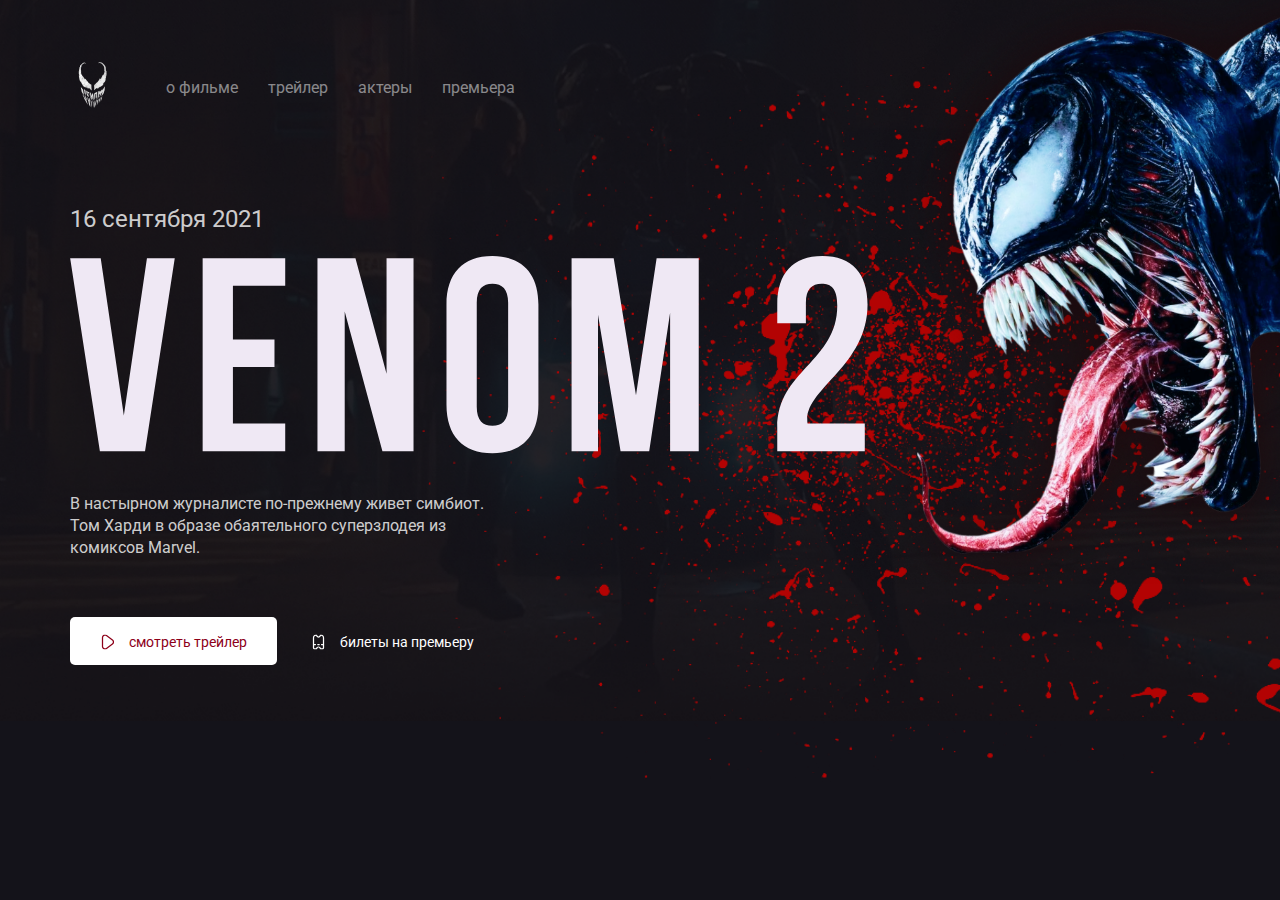
<file: index.html>
<!DOCTYPE html>
<html lang="ru">
<head>
  <meta charset="UTF-8">
  <meta http-equiv="X-UA-Compatible" content="IE=edge">
  <meta name="viewport" content="width=device-width, initial-scale=1.0">
  <title>Главная - Venom 2</title>
  <link rel="preconnect" href="https://fonts.gstatic.com">
  <link href="https://fonts.googleapis.com/css2?family=Roboto&display=swap" rel="stylesheet">
  <link rel="stylesheet" href="css/normalize.css">
  <link rel="stylesheet" href="css/style.css">
</head>
<body class="blood">
  <div class="container">
    <header class="header">
      <a href="/" class="logo-link">
        <img width="46px" height="71px" src="img/logo.png" alt="logo" class="logo-image">
      </a>
      <nav class="nav">
        <button class="menu-button" id="menu-btn">
          <span class="menu-button-text">меню</span>
          <img src="img/menu.svg" alt="icon: burger-menu" class="menu-button-icon">
        </button>
        <ul class="nav-menu">
          <li class="nav-menu-item">
            <a href="about.html" class="nav-menu-link">о фильме</a>
          </li>
          <li class="nav-menu-item">
            <a href="trailer.html" class="nav-menu-link">трейлер</a>
          </li>
          <li class="nav-menu-item">
            <a href="actors.html" class="nav-menu-link">актеры</a>
          </li>
          <li class="nav-menu-item">
            <a href="premier.html" class="nav-menu-link">премьера</a>
          </li>
        </ul>
      </nav>
    </header>
    <div class="film">
      <div class="film-text">
        <span class="film-date">16 сентября 2021</span>
        <img src="img/venom-2.svg" alt="image: logo" class="film-logo">
        <p class="film-description">В настырном журналисте по-прежнему живет симбиот. Том Харди в образе обаятельного суперзлодея из комиксов Marvel.</p>
      </div>
      <!-- /.film-description -->
      <div class="button-group">
        <button class="button button-primary">
          <img width="15" src="img/play.svg" alt="icon: play" class="button-icon">
          <span class="button-text">смотреть трейлер</span>
        </button>
        <a href="trailer.html" class="button button-link">
          <img width="15" src="img/ticket.svg" alt="icon: ticket" class="button-icon">
          <span class="button-text">билеты на премьеру</span>
        </a>
      </div>
      <!-- /.button-group -->
    </div>
    <!-- /.film -->
  </div>
  <!-- /.container -->
  <img src="img/venom.png" alt="image:venom" class="venom">
  <div class="menu-popup" id="menu-pop">
    <ul class="menu-popup-list">
      <li class="menu-popup-list-item"><a href="about.html" class="menu-popup-list-link">о фильме</a></li>
      <li class="menu-popup-list-item"><a href="#" class="menu-popup-list-link">трейлер</a></li>
      <li class="menu-popup-list-item"><a href="#" class="menu-popup-list-link">актеры</a></li>
      <li class="menu-popup-list-item"><a href="#" class="menu-popup-list-link">премьера</a></li>
    </ul>
    <button class="menu-popup-hidden" id="menu-popup-hidden">
      <span class="menu-popup-hidden-text">закрыть</span>
      <img src="img/close-icon.svg" alt="icon: close" class="menu-popup-hidden-close-icon">
    </button>
  </div>
</body>

  <script>
    document.getElementById('menu-btn').onclick = function () {
      document.getElementById('menu-pop').classList.add('menu-popup_active');
    }
    document.getElementById('menu-popup-hidden').onclick = function () {
        document.getElementById('menu-pop').classList.remove('menu-popup_active');
      }
  </script>
</html>
</file>
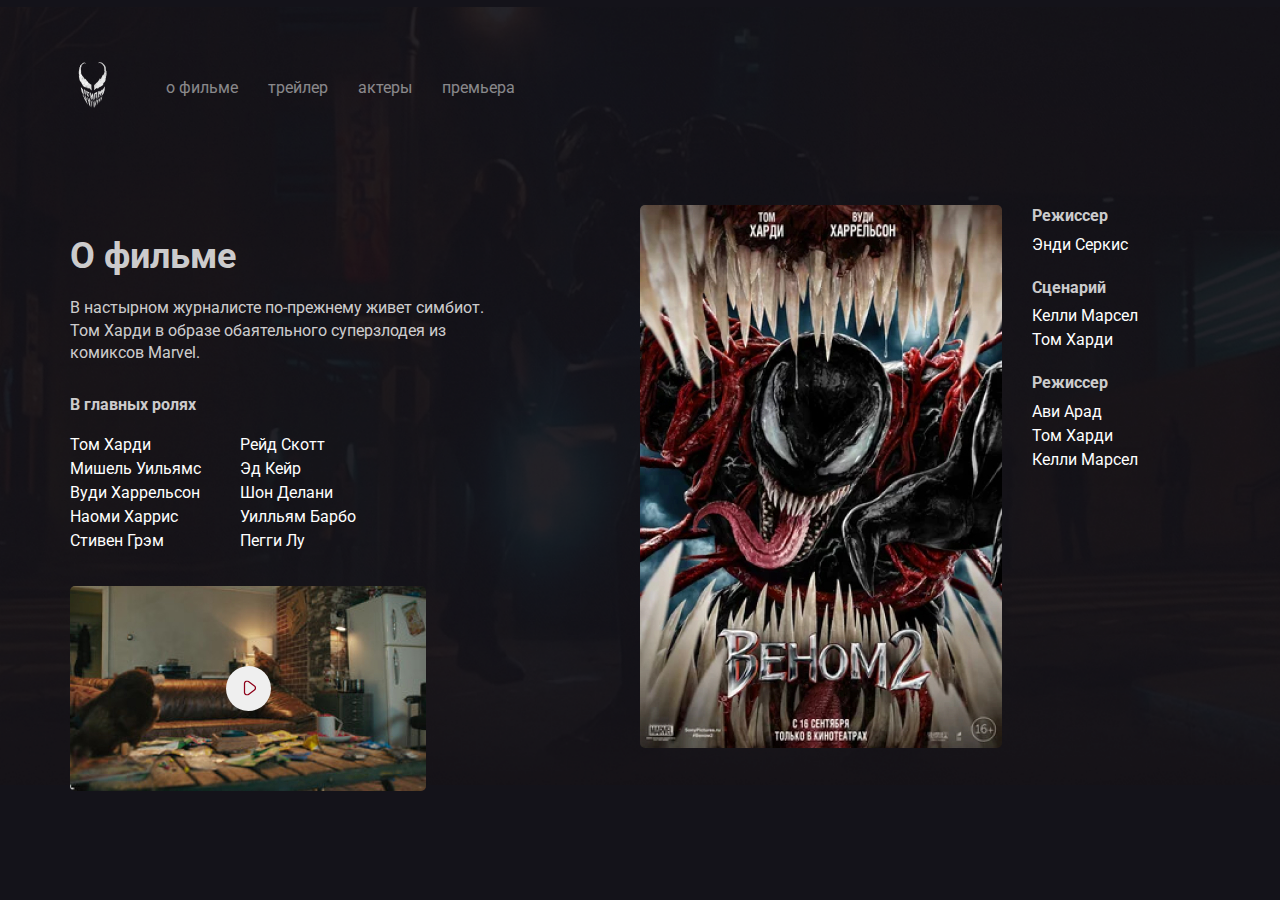
<file: about.html>
<!DOCTYPE html>
<html lang="ru">
<head>
  <meta charset="UTF-8">
  <meta http-equiv="X-UA-Compatible" content="IE=edge">
  <meta name="viewport" content="width=device-width, initial-scale=1.0">
  <title>О фильме - Venom 2</title>
  <link rel="preconnect" href="https://fonts.gstatic.com">
  <link href="https://fonts.googleapis.com/css2?family=Roboto&display=swap" rel="stylesheet">
  <link rel="stylesheet" href="css/normalize.css">
  <link rel="stylesheet" href="css/style.css">
</head>
<body class="primary-bg">
  <div class="container">
    <header class="header">
      <a href="/" class="logo-link">
        <img width="46px" height="71px" src="img/logo.png" alt="logo" class="logo-image">
      </a>
      <nav class="nav">
        <button class="menu-button" id="menu-btn">
          <span class="menu-button-text">меню</span>
          <img src="img/menu.svg" alt="icon: burger-menu" class="menu-button-icon">
        </button>
        <ul class="nav-menu">
          <li class="nav-menu-item">
            <a href="about.html" class="nav-menu-link">о фильме</a>
          </li>
          <li class="nav-menu-item">
            <a href="trailer.html" class="nav-menu-link">трейлер</a>
          </li>
          <li class="nav-menu-item">
            <a href="actors.html" class="nav-menu-link">актеры</a>
          </li>
          <li class="nav-menu-item">
            <a href="premier.html" class="nav-menu-link">премьера</a>
          </li>
        </ul>
      </nav>
    </header>
    <div class="content">
      <div class="col">
        <h2 class="content-title">О фильме</h2>
        <p class="content-text">В настырном журналисте по-прежнему живет симбиот. Том Харди в образе обаятельного суперзлодея из комиксов Marvel.</p>
        <h3 class="content-subtitle">В главных ролях</h3>
        <ul class="list column-2">
          <li class="list-item">Том Харди</li>
          <li class="list-item">Мишель Уильямс</li>
          <li class="list-item">Вуди Харрельсон</li>
          <li class="list-item">Наоми Харрис</li>
          <li class="list-item">Стивен Грэм</li>
          <li class="list-item">Рейд Скотт</li>
          <li class="list-item">Эд Кейр</li>
          <li class="list-item">Шон Делани</li>
          <li class="list-item">Уилльям Барбо</li>
          <li class="list-item">Пегги Лу</li>
        </ul>
        <div class="trailer">
          <button class="play">
            <img src="img/play.svg" alt="icon: play" class="play-icon">
          </button>
        </div>
        <!-- /.trailer -->
      </div>
      <!-- /.col -->
      <div class="col">
        <div class="poster-wrapper">
          <img src="img/poster.jpg" alt="photo: poster" class="poster">
          <div class="creators">
            <h3 class="content-subtitle">Режиссер</h3>
            <ul class="list">
              <li class="list-item">Энди Серкис</li>
            </ul>
            <h3 class="content-subtitle">Сценарий</h3>
            <ul class="list">
              <li class="list-item">Келли Марсел</li>
              <li class="list-item">Том Харди</li>
            </ul>
            <h3 class="content-subtitle">Режиссер</h3>
            <ul class="list">
              <li class="list-item">Ави Арад</li>
              <li class="list-item">Том Харди</li>
              <li class="list-item">Келли Марсел</li>
            </ul>
          </div>
        </div>
        <!-- /.poster-wrapper -->
      </div>
      <!-- /.col -->
    </div>
    <!-- /.content -->
  </div>
  <!-- /.container -->
  <div class="menu-popup" id="menu-pop">
    <ul class="menu-popup-list">
      <li class="menu-popup-list-item"><a href="about.html" class="menu-popup-list-link">о фильме</a></li>
      <li class="menu-popup-list-item"><a href="#" class="menu-popup-list-link">трейлер</a></li>
      <li class="menu-popup-list-item"><a href="#" class="menu-popup-list-link">актеры</a></li>
      <li class="menu-popup-list-item"><a href="#" class="menu-popup-list-link">премьера</a></li>
    </ul>
    <button class="menu-popup-hidden" id="menu-popup-hidden">
      <span class="menu-popup-hidden-text">закрыть</span>
      <img src="img/close-icon.svg" alt="icon: close" class="menu-popup-hidden-close-icon">
    </button>
  </div>
</body>

<script>
    document.getElementById('menu-btn').onclick = function () {
      document.getElementById('menu-pop').classList.add('menu-popup_active');
    }
    document.getElementById('menu-popup-hidden').onclick = function () {
        document.getElementById('menu-pop').classList.remove('menu-popup_active');
      }
  </script>
</html>
</file>
<file: css/style.css>
body {
  background-color: #14131a;
  color: #fff;
  font-family: "Roboto", sans-serif;
}
.container {
  max-width: 1140px;
  width: 90%;
  margin: auto;
}

.img {
  max-width: 100%;
}

.venom {
  position: absolute;
  top: 0;
  right: 0;
  max-width: 728px;
  width: 40%;
}

.header {
  display: flex;
  align-items: center;
  padding-top: 50px;
  margin-bottom: 80px;
}

.logo-link {
  display: inline-block;
  margin-right: 50px;
}

.nav-menu {
  margin: 0;
  padding: 0;
  list-style-type: none;
  display: flex;
}

.nav-menu-item {
  margin-right: 30px;
}

.nav-menu-link {
  text-decoration: none;
  color: rgba(255, 255, 255, 0.5);
}

.film-date {
  display: block;
  font-size: 24px;
  line-height: 28px;
  color: rgba(255, 255, 255, 0.8);
  margin-bottom: 2%;
}

.film-logo {
  max-width: 70%;
}

.film-description {
  font-size: 16;
  line-height: 140%;
  color: rgba(255, 255, 255, 0.8);
  max-width: 423px;
  margin-top: 3%;
}

.button-group {
  margin-top: 5%;
}

.button {
  padding: 15px 30px;
  border: none;
  border-radius: 5px;
  text-decoration: none;
  cursor: pointer;
}

.button-text,
.button-icon {
  display: inline-block;
  vertical-align: middle;
}

.button-text {
  font-size: 14px;
  line-height: 16px;
  margin-left: 10px;
}

.button-primary {
  color: #8d0019;
  background-color: #fff;
}

.button-link {
  color: #fff;
}

.blood {
  background: url(../img/blood.png) no-repeat top right / 70%,
    #14131a url(../img/background.png) no-repeat center center / 100%;
}

.primary-bg {
  background: #14131a url(../img/background.png) no-repeat center center / 100%;
}

.content {
  display: flex;
}

.col {
  flex-basis: 50%;
}

.content-title {
  font-size: 36px;
  line-height: 42px;
  color: rgba(255, 255, 255, 0.8);
  margin-bottom: 20px;
}

.content-subtitle {
  font-size: 16px;
  line-height: 140%;
  color: rgba(255, 255, 255, 0.8);
  margin-bottom: 5px;
  margin-top: 0;
}

.content-text {
  font-size: 16px;
  line-height: 140%;
  color: rgba(255, 255, 255, 0.8);
  max-width: 423px;
  margin-bottom: 30px;
}

.content .list {
  list-style: none;
  padding: 0;
}

.list-item {
  line-height: 1.5;
}

.column-2 {
  column-count: 2;
  column-gap: 20px;
  max-width: 320px;
}

.content .trailer {
  width: 356px;
  height: 205px;
  background: url(../img/trailer-cover.jpg) no-repeat center / contain;
  border-radius: 5px;
  display: flex;
  justify-content: center;
  align-items: center;
  margin-top: 33px;
}

.trailer .play {
  width: 45px;
  height: 45px;
  border-radius: 50%;
  border: none;
  cursor: pointer;
}

.trailer .play-icon {
  transform: translate(1px, 2px);
}

.poster-wrapper {
  display: flex;
  align-items: start;
}

.poster {
  width: 362px;
  height: 543px;
  margin-right: 30px;
  border-radius: 5px;
}

.poster-wrapper .content-title {
  margin-bottom: 5px;
}

.poster-wrapper .list {
  margin: 0;
  margin-bottom: 20px;
}

.menu-button {
  display: none;
}

.menu-popup {
  display: none;
}

.menu-popup_active {
  display: flex;
  justify-content: center;
  align-items: center;
  position: fixed;
  top: 0;
  width: 100%;
  height: 100%;
  background-color: #fff;
  color: #14131a;
}

.menu-popup-hidden {
  position: absolute;
  display: flex;
  justify-content: center;
  align-items: center;
  top: 10%;
  right: 1%;
  border: none;
  background-color: #fff;
  cursor: pointer;
}

.menu-popup-hidden-text {
  margin-right: 15%;
  font-size: 14px;
  line-height: 16px;
}

.menu-popup-list {
  font-size: 14px;
  line-height: 16px;
  color: #14131a;
  list-style-type: none;
}

.menu-popup-list li {
  margin-bottom: 15px;
}

.menu-popup-list-link {
  text-decoration: none;
  color: #14131a;
}

@media (max-width: 1024px) {
  .content {
    flex-direction: column;
    margin-bottom: 5%;
  }
  .col {
    margin-bottom: 5%;
  }
}

@media (max-width: 768px) {
  .blood {
    background: #14131a;
  }
  .venom {
    top: 20%;
  }
  .header {
    margin-bottom: 4%;
  }
  .film {
    margin-top: 20%;
  }
}

@media (max-width: 576px) {
  .nav {
    margin-left: auto;
  }
  .nav-menu {
    display: none;
  }
  .menu-button {
    display: flex;
    align-items: center;
    justify-content: center;
    padding: 10px;
    border: none;
    background-color: #14131a;
    cursor: pointer;
    color: #fff;
  }
  .menu-button-text {
    margin-right: 10px;
  }
  .button-group {
    display: flex;
    justify-content: center;
    align-items: center;
    flex-direction: column;
  }
  .film-text {
    text-align: center;
  }
  .poster-wrapper {
    flex-direction: column;
  }
  .poster {
    margin-bottom: 4%;
    margin-right: 0px;
  }
  .menu-popup {
    text-align: center;
  }
  .film-logo {
    max-width: 60%;
  }
  .film-description {
    margin: 8% auto auto;
  }
}

@media (max-width: 389px) {
  .film-date {
    font-size: 20px;
  }
  .poster {
    max-width: 100%;
  }
}

@media (max-width: 330px) {
  .film-date {
    font-size: 18px;
  }
}
</file>
